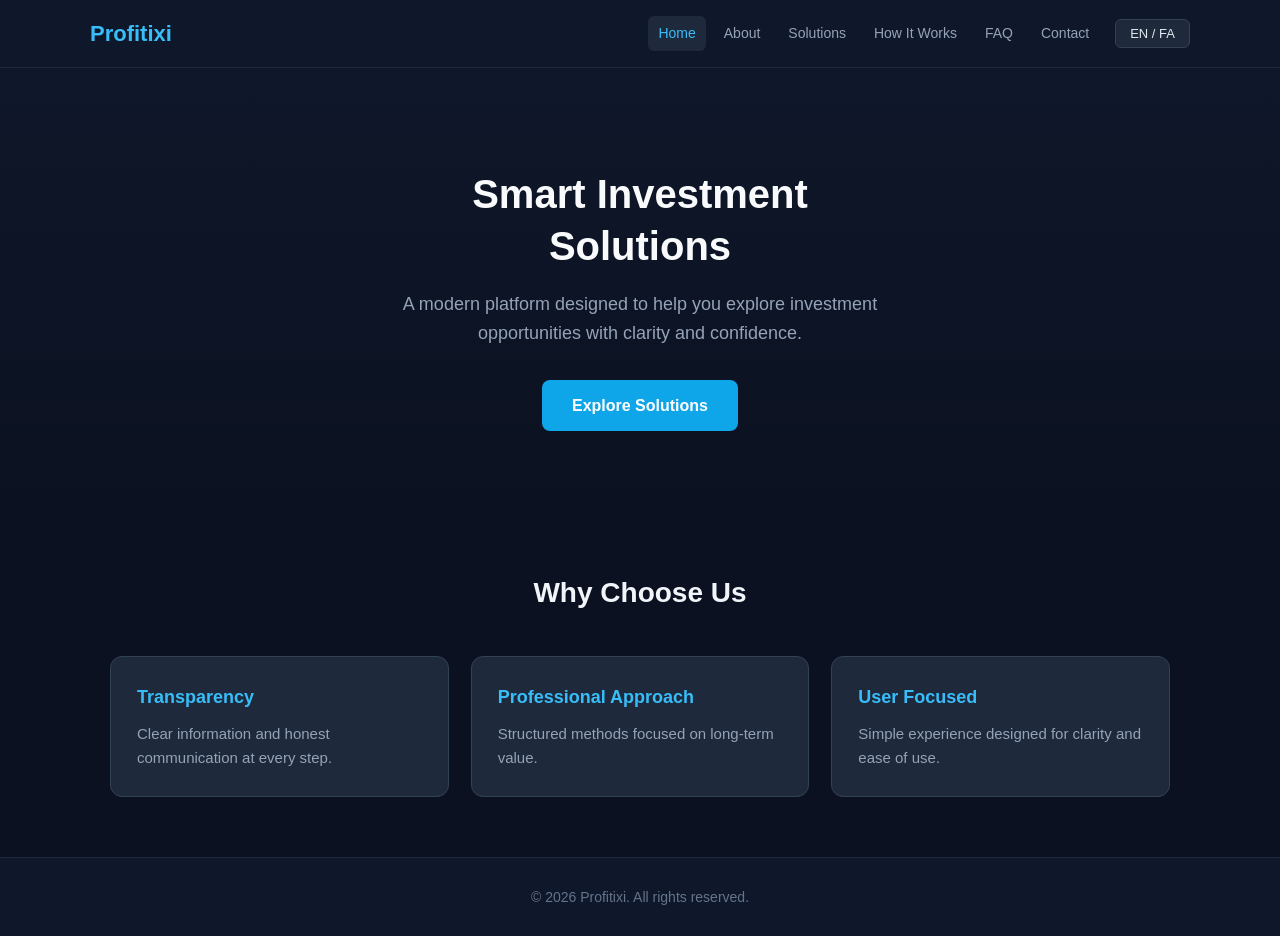
<file: index.html>
<!DOCTYPE html>
<html lang="en">
<head>
    <meta charset="UTF-8">
    <meta name="viewport" content="width=device-width, initial-scale=1.0">
    <title>Profitixi</title>
    <link rel="stylesheet" href="style.css">
</head>
<body>

<header>
    <div class="container header-inner">
        <a href="index.html" class="logo">Profitixi</a>
        <nav>
            <a href="index.html" class="active en">Home</a>
            <a href="about.html" class="en">About</a>
            <a href="solutions.html" class="en">Solutions</a>
            <a href="how-it-works.html" class="en">How It Works</a>
            <a href="faq.html" class="en">FAQ</a>
            <a href="contact.html" class="en">Contact</a>

            <a href="index.html" class="active fa">خانه</a>
            <a href="about.html" class="fa">درباره ما</a>
            <a href="solutions.html" class="fa">راهکارها</a>
            <a href="how-it-works.html" class="fa">چگونه کار می‌کند</a>
            <a href="faq.html" class="fa">سوالات متداول</a>
            <a href="contact.html" class="fa">تماس با ما</a>

            <button class="lang-btn" onclick="toggleLang()">EN / FA</button>
        </nav>
    </div>
</header>

<section class="hero">
    <div class="container">
        <h1 class="en">Smart Investment<br>Solutions</h1>
        <h1 class="fa">راهکارهای هوشمند<br>سرمایه‌گذاری</h1>

        <p class="en">A modern platform designed to help you explore investment opportunities with clarity and confidence.</p>
        <p class="fa">یک پلتفرم مدرن که به شما کمک می‌کند فرصت‌های سرمایه‌گذاری را با وضوح و اطمینان بررسی کنید.</p>

        <a href="solutions.html" class="btn en">Explore Solutions</a>
        <a href="solutions.html" class="btn fa">مشاهده راهکارها</a>
    </div>
</section>

<section>
    <div class="container">
        <h2 class="section-title en">Why Choose Us</h2>
        <h2 class="section-title fa">چرا ما را انتخاب کنید</h2>

        <div class="cards">
            <div class="card">
                <h3 class="en">Transparency</h3>
                <h3 class="fa">شفافیت</h3>
                <p class="en">Clear information and honest communication at every step.</p>
                <p class="fa">اطلاعات شفاف و ارتباط صادقانه در تمام مراحل.</p>
            </div>
            <div class="card">
                <h3 class="en">Professional Approach</h3>
                <h3 class="fa">رویکرد حرفه‌ای</h3>
                <p class="en">Structured methods focused on long-term value.</p>
                <p class="fa">روش‌های ساختاریافته با تمرکز بر ارزش بلندمدت.</p>
            </div>
            <div class="card">
                <h3 class="en">User Focused</h3>
                <h3 class="fa">تمرکز بر کاربر</h3>
                <p class="en">Simple experience designed for clarity and ease of use.</p>
                <p class="fa">تجربه‌ای ساده که برای وضوح و راحتی استفاده طراحی شده است.</p>
            </div>
        </div>
    </div>
</section>

<footer>
    <div class="container">
        <p class="en">© 2026 Profitixi. All rights reserved.</p>
        <p class="fa">© ۲۰۲۶ Profitixi. تمامی حقوق محفوظ است.</p>
    </div>
</footer>

<script>
    if (localStorage.getItem('lang') === 'fa') {
        document.body.classList.add('fa-mode');
    }

    function toggleLang() {
        document.body.classList.toggle('fa-mode');
        if (document.body.classList.contains('fa-mode')) {
            localStorage.setItem('lang', 'fa');
        } else {
            localStorage.setItem('lang', 'en');
        }
    }
</script>

</body>
</html>
</file>
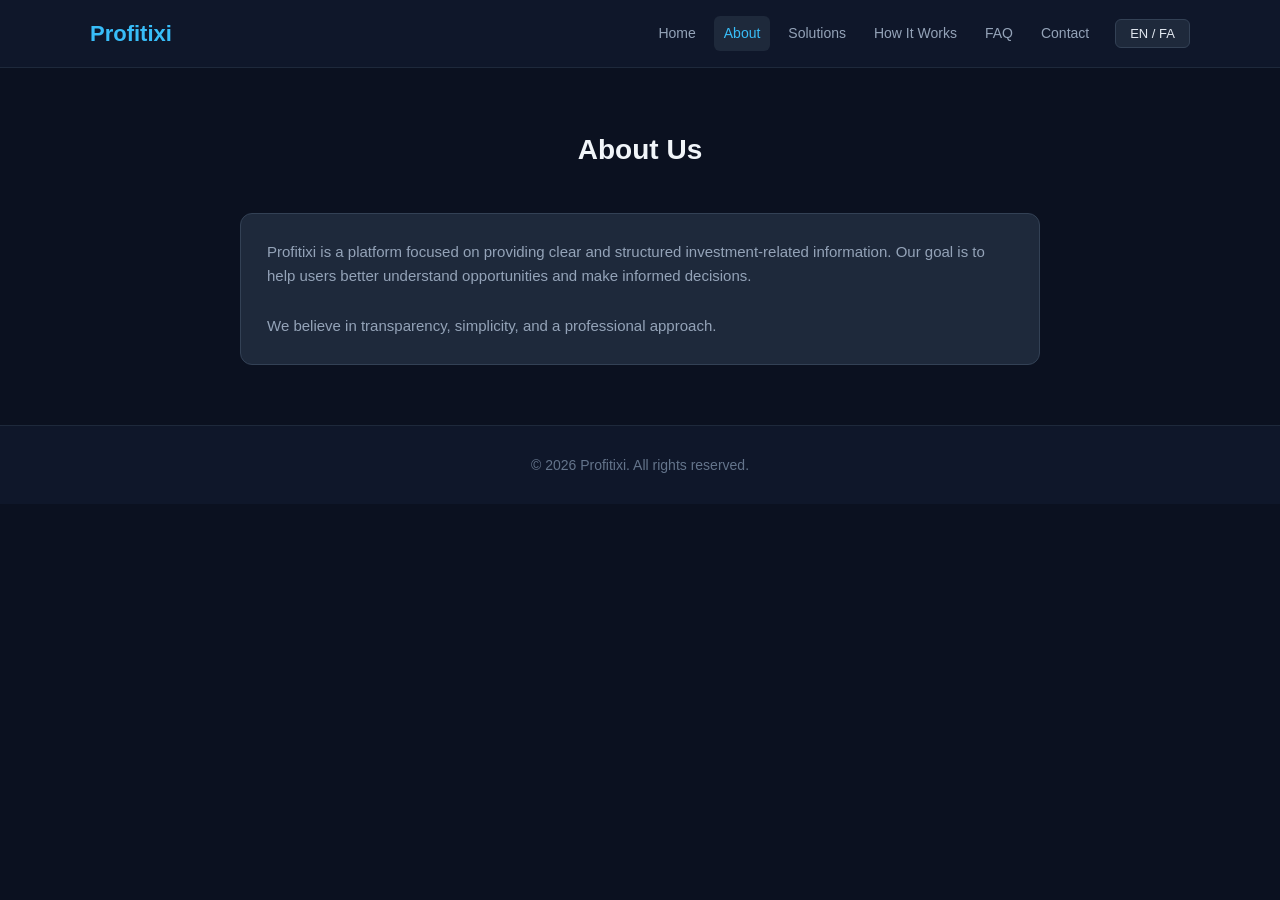
<file: about.html>
<!DOCTYPE html>
<html lang="en">
<head>
    <meta charset="UTF-8">
    <meta name="viewport" content="width=device-width, initial-scale=1.0">
    <title>About - Profitixi</title>
    <link rel="stylesheet" href="style.css">
</head>
<body>

<header>
    <div class="container header-inner">
        <a href="index.html" class="logo">Profitixi</a>
        <nav>
            <a href="index.html" class="en">Home</a>
            <a href="about.html" class="active en">About</a>
            <a href="solutions.html" class="en">Solutions</a>
            <a href="how-it-works.html" class="en">How It Works</a>
            <a href="faq.html" class="en">FAQ</a>
            <a href="contact.html" class="en">Contact</a>

            <a href="index.html" class="fa">خانه</a>
            <a href="about.html" class="active fa">درباره ما</a>
            <a href="solutions.html" class="fa">راهکارها</a>
            <a href="how-it-works.html" class="fa">چگونه کار می‌کند</a>
            <a href="faq.html" class="fa">سوالات متداول</a>
            <a href="contact.html" class="fa">تماس با ما</a>

            <button class="lang-btn" onclick="toggleLang()">EN / FA</button>
        </nav>
    </div>
</header>

<section>
    <div class="container">
        <h2 class="section-title en">About Us</h2>
        <h2 class="section-title fa">درباره ما</h2>

        <div class="card" style="max-width: 800px; margin: 0 auto;">
            <p class="en">
                Profitixi is a platform focused on providing clear and structured investment-related information. 
                Our goal is to help users better understand opportunities and make informed decisions.
            </p>
            <p class="fa">
                پروفیتیکسی یک پلتفرم است که بر ارائه اطلاعات شفاف و ساختاریافته در حوزه سرمایه‌گذاری تمرکز دارد. 
                هدف ما کمک به کاربران برای درک بهتر فرصت‌ها و اتخاذ تصمیم‌های آگاهانه است.
            </p>
            <br>
            <p class="en">
                We believe in transparency, simplicity, and a professional approach.
            </p>
            <p class="fa">
                ما به شفافیت، سادگی و رویکرد حرفه‌ای باور داریم.
            </p>
        </div>
    </div>
</section>

<footer>
    <div class="container">
        <p class="en">© 2026 Profitixi. All rights reserved.</p>
        <p class="fa">© ۲۰۲۶ Profitixi. تمامی حقوق محفوظ است.</p>
    </div>
</footer>

<script>
    if (localStorage.getItem('lang') === 'fa') {
        document.body.classList.add('fa-mode');
    }

    function toggleLang() {
        document.body.classList.toggle('fa-mode');
        if (document.body.classList.contains('fa-mode')) {
            localStorage.setItem('lang', 'fa');
        } else {
            localStorage.setItem('lang', 'en');
        }
    }
</script>

</body>
</html>
</file>
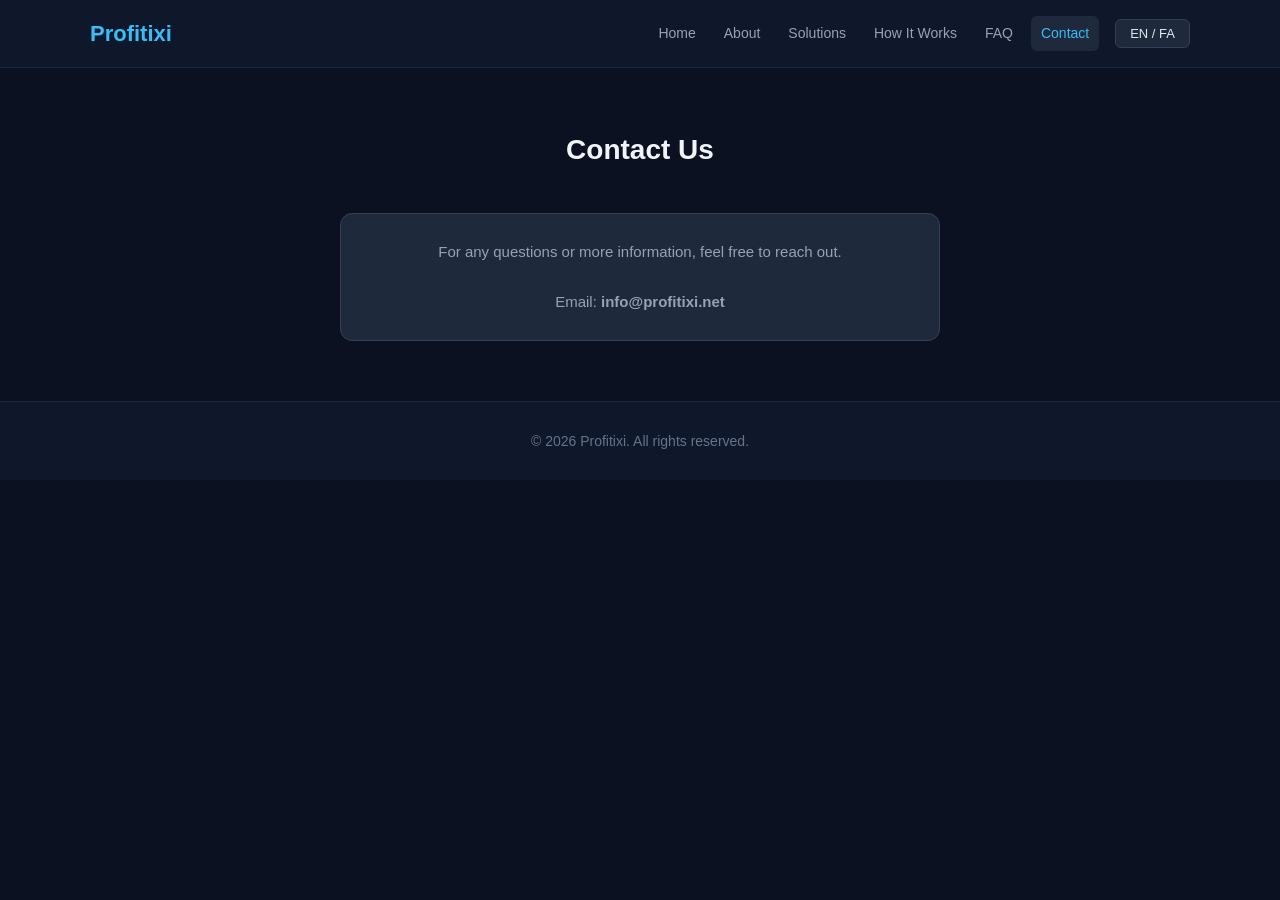
<file: contact.html>
<!DOCTYPE html>
<html lang="en">
<head>
    <meta charset="UTF-8">
    <meta name="viewport" content="width=device-width, initial-scale=1.0">
    <title>Contact - Profitixi</title>
    <link rel="stylesheet" href="style.css">
</head>
<body>

<header>
    <div class="container header-inner">
        <a href="index.html" class="logo">Profitixi</a>
        <nav>
            <a href="index.html" class="en">Home</a>
            <a href="about.html" class="en">About</a>
            <a href="solutions.html" class="en">Solutions</a>
            <a href="how-it-works.html" class="en">How It Works</a>
            <a href="faq.html" class="en">FAQ</a>
            <a href="contact.html" class="active en">Contact</a>

            <a href="index.html" class="fa">خانه</a>
            <a href="about.html" class="fa">درباره ما</a>
            <a href="solutions.html" class="fa">راهکارها</a>
            <a href="how-it-works.html" class="fa">چگونه کار می‌کند</a>
            <a href="faq.html" class="fa">سوالات متداول</a>
            <a href="contact.html" class="active fa">تماس با ما</a>

            <button class="lang-btn" onclick="toggleLang()">EN / FA</button>
        </nav>
    </div>
</header>

<section>
    <div class="container">
        <h2 class="section-title en">Contact Us</h2>
        <h2 class="section-title fa">تماس با ما</h2>

        <div class="card" style="max-width: 600px; margin: 0 auto; text-align: center;">
            <p class="en">
                For any questions or more information, feel free to reach out.
            </p>
            <p class="fa">
                برای هرگونه سوال یا اطلاعات بیشتر، با ما در ارتباط باشید.
            </p>
            <br>
            <p class="en">
                Email: <strong>info@profitixi.net</strong>
            </p>
            <p class="fa">
                ایمیل: <strong>info@profitixi.net</strong>
            </p>
        </div>
    </div>
</section>

<footer>
    <div class="container">
        <p class="en">© 2026 Profitixi. All rights reserved.</p>
        <p class="fa">© ۲۰۲۶ Profitixi. تمامی حقوق محفوظ است.</p>
    </div>
</footer>

<script>
    if (localStorage.getItem('lang') === 'fa') {
        document.body.classList.add('fa-mode');
    }

    function toggleLang() {
        document.body.classList.toggle('fa-mode');
        if (document.body.classList.contains('fa-mode')) {
            localStorage.setItem('lang', 'fa');
        } else {
            localStorage.setItem('lang', 'en');
        }
    }
</script>

</body>
</html>
</file>
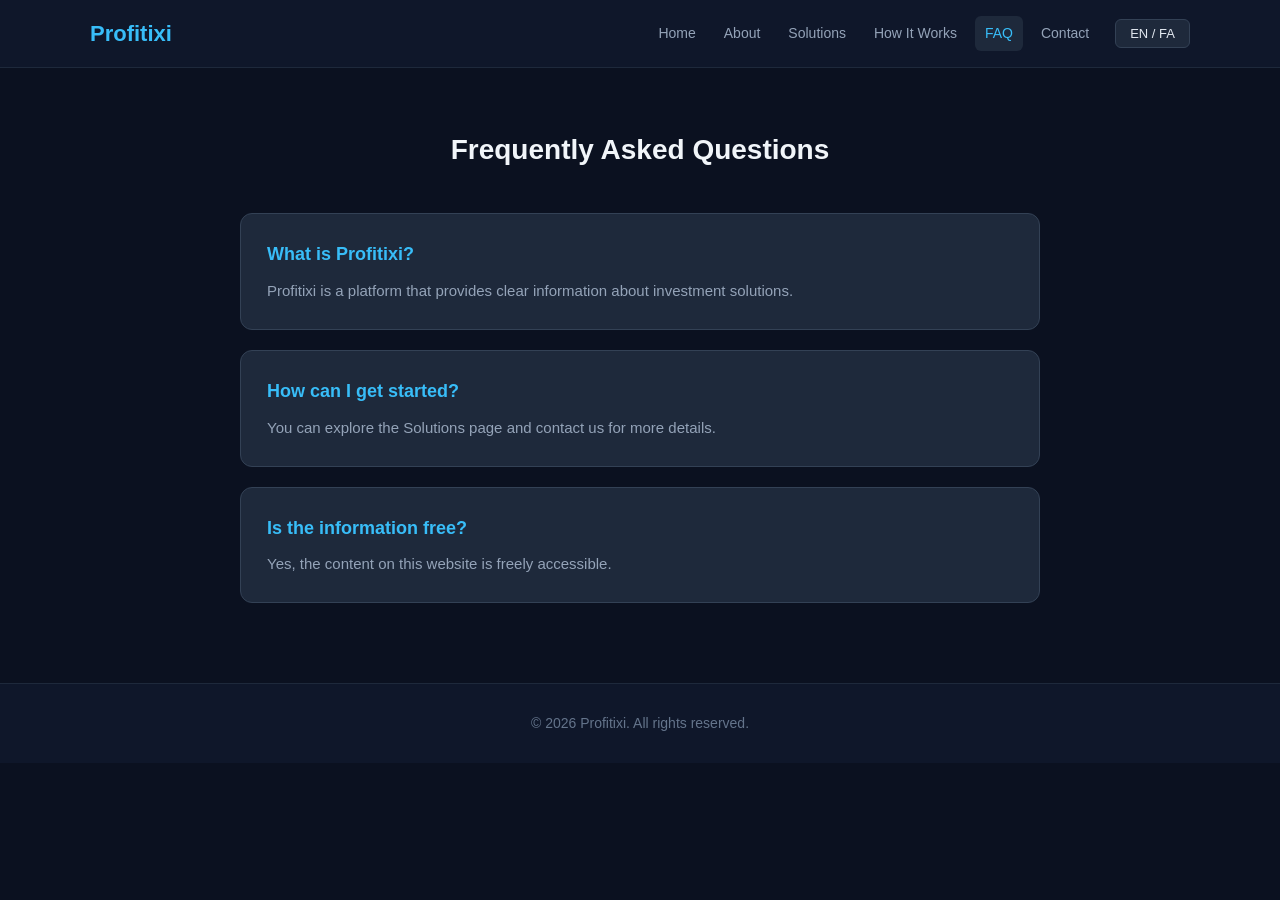
<file: faq.html>
<!DOCTYPE html>
<html lang="en">
<head>
    <meta charset="UTF-8">
    <meta name="viewport" content="width=device-width, initial-scale=1.0">
    <title>FAQ - Profitixi</title>
    <link rel="stylesheet" href="style.css">
</head>
<body>

<header>
    <div class="container header-inner">
        <a href="index.html" class="logo">Profitixi</a>
        <nav>
            <a href="index.html" class="en">Home</a>
            <a href="about.html" class="en">About</a>
            <a href="solutions.html" class="en">Solutions</a>
            <a href="how-it-works.html" class="en">How It Works</a>
            <a href="faq.html" class="active en">FAQ</a>
            <a href="contact.html" class="en">Contact</a>

            <a href="index.html" class="fa">خانه</a>
            <a href="about.html" class="fa">درباره ما</a>
            <a href="solutions.html" class="fa">راهکارها</a>
            <a href="how-it-works.html" class="fa">چگونه کار می‌کند</a>
            <a href="faq.html" class="active fa">سوالات متداول</a>
            <a href="contact.html" class="fa">تماس با ما</a>

            <button class="lang-btn" onclick="toggleLang()">EN / FA</button>
        </nav>
    </div>
</header>

<section>
    <div class="container">
        <h2 class="section-title en">Frequently Asked Questions</h2>
        <h2 class="section-title fa">سوالات متداول</h2>

        <div class="card" style="max-width: 800px; margin: 0 auto 20px;">
            <h3 class="en">What is Profitixi?</h3>
            <h3 class="fa">پروفیتیکسی چیست؟</h3>
            <p class="en">Profitixi is a platform that provides clear information about investment solutions.</p>
            <p class="fa">پروفیتیکسی یک پلتفرم است که اطلاعات شفاف در مورد راهکارهای سرمایه‌گذاری ارائه می‌دهد.</p>
        </div>

        <div class="card" style="max-width: 800px; margin: 0 auto 20px;">
            <h3 class="en">How can I get started?</h3>
            <h3 class="fa">چگونه می‌توانم شروع کنم؟</h3>
            <p class="en">You can explore the Solutions page and contact us for more details.</p>
            <p class="fa">می‌توانید صفحه راهکارها را بررسی کنید و برای جزئیات بیشتر با ما تماس بگیرید.</p>
        </div>

        <div class="card" style="max-width: 800px; margin: 0 auto 20px;">
            <h3 class="en">Is the information free?</h3>
            <h3 class="fa">آیا اطلاعات رایگان است؟</h3>
            <p class="en">Yes, the content on this website is freely accessible.</p>
            <p class="fa">بله، محتوای این وب‌سایت به‌صورت رایگان در دسترس است.</p>
        </div>
    </div>
</section>

<footer>
    <div class="container">
        <p class="en">© 2026 Profitixi. All rights reserved.</p>
        <p class="fa">© ۲۰۲۶ Profitixi. تمامی حقوق محفوظ است.</p>
    </div>
</footer>

<script>
    if (localStorage.getItem('lang') === 'fa') {
        document.body.classList.add('fa-mode');
    }

    function toggleLang() {
        document.body.classList.toggle('fa-mode');
        if (document.body.classList.contains('fa-mode')) {
            localStorage.setItem('lang', 'fa');
        } else {
            localStorage.setItem('lang', 'en');
        }
    }
</script>

</body>
</html>
</file>
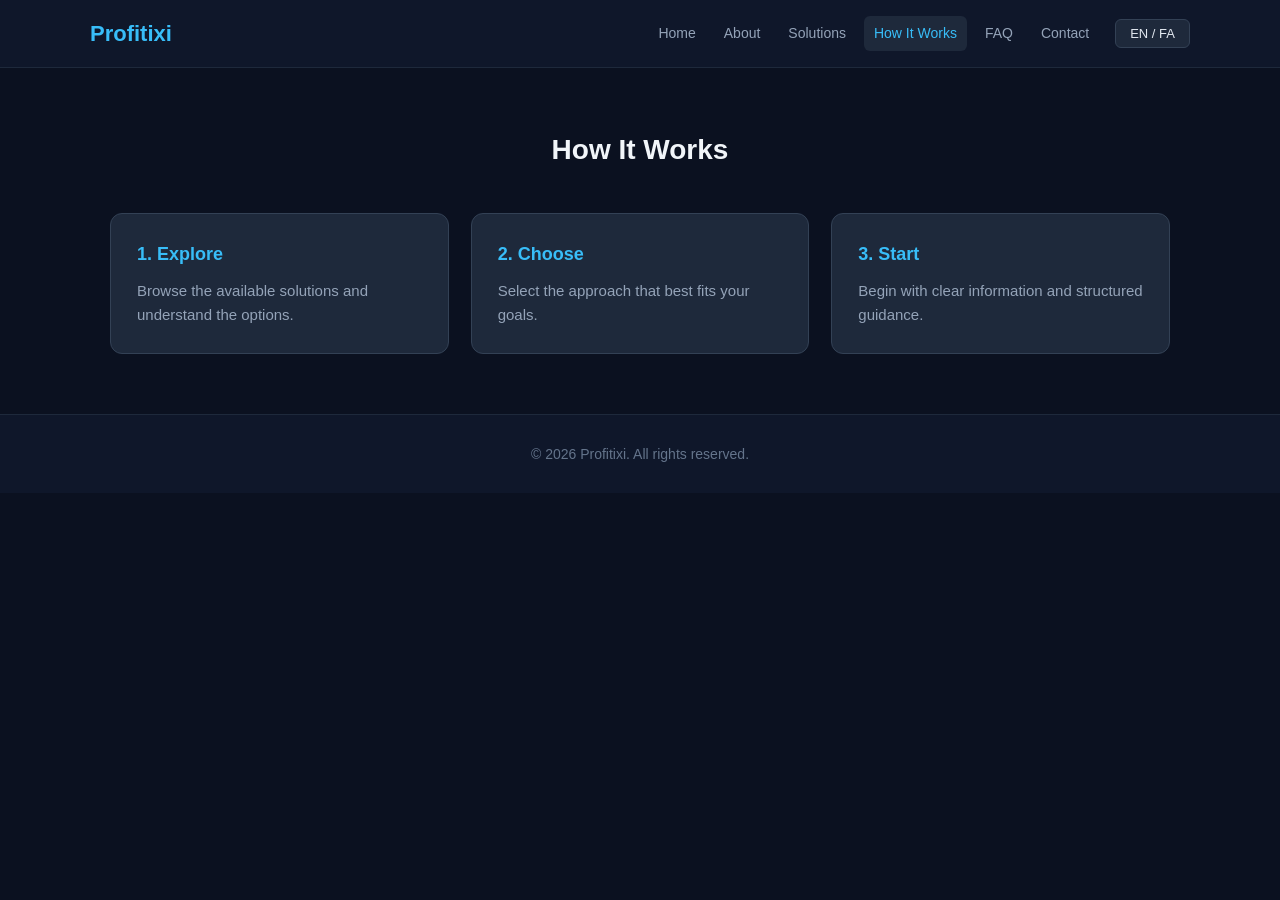
<file: how-it-works.html>
<!DOCTYPE html>
<html lang="en">
<head>
    <meta charset="UTF-8">
    <meta name="viewport" content="width=device-width, initial-scale=1.0">
    <title>How It Works - Profitixi</title>
    <link rel="stylesheet" href="style.css">
</head>
<body>

<header>
    <div class="container header-inner">
        <a href="index.html" class="logo">Profitixi</a>
        <nav>
            <a href="index.html" class="en">Home</a>
            <a href="about.html" class="en">About</a>
            <a href="solutions.html" class="en">Solutions</a>
            <a href="how-it-works.html" class="active en">How It Works</a>
            <a href="faq.html" class="en">FAQ</a>
            <a href="contact.html" class="en">Contact</a>

            <a href="index.html" class="fa">خانه</a>
            <a href="about.html" class="fa">درباره ما</a>
            <a href="solutions.html" class="fa">راهکارها</a>
            <a href="how-it-works.html" class="active fa">چگونه کار می‌کند</a>
            <a href="faq.html" class="fa">سوالات متداول</a>
            <a href="contact.html" class="fa">تماس با ما</a>

            <button class="lang-btn" onclick="toggleLang()">EN / FA</button>
        </nav>
    </div>
</header>

<section>
    <div class="container">
        <h2 class="section-title en">How It Works</h2>
        <h2 class="section-title fa">چگونه کار می‌کند</h2>

        <div class="cards">
            <div class="card">
                <h3 class="en">1. Explore</h3>
                <h3 class="fa">۱. بررسی کنید</h3>
                <p class="en">Browse the available solutions and understand the options.</p>
                <p class="fa">راهکارهای موجود را بررسی کنید و گزینه‌ها را درک کنید.</p>
            </div>

            <div class="card">
                <h3 class="en">2. Choose</h3>
                <h3 class="fa">۲. انتخاب کنید</h3>
                <p class="en">Select the approach that best fits your goals.</p>
                <p class="fa">رویکردی را انتخاب کنید که با اهداف شما بیشترین تناسب را دارد.</p>
            </div>

            <div class="card">
                <h3 class="en">3. Start</h3>
                <h3 class="fa">۳. شروع کنید</h3>
                <p class="en">Begin with clear information and structured guidance.</p>
                <p class="fa">با اطلاعات شفاف و راهنمایی ساختاریافته شروع کنید.</p>
            </div>
        </div>
    </div>
</section>

<footer>
    <div class="container">
        <p class="en">© 2026 Profitixi. All rights reserved.</p>
        <p class="fa">© ۲۰۲۶ Profitixi. تمامی حقوق محفوظ است.</p>
    </div>
</footer>

<script>
    if (localStorage.getItem('lang') === 'fa') {
        document.body.classList.add('fa-mode');
    }

    function toggleLang() {
        document.body.classList.toggle('fa-mode');
        if (document.body.classList.contains('fa-mode')) {
            localStorage.setItem('lang', 'fa');
        } else {
            localStorage.setItem('lang', 'en');
        }
    }
</script>

</body>
</html>
</file>
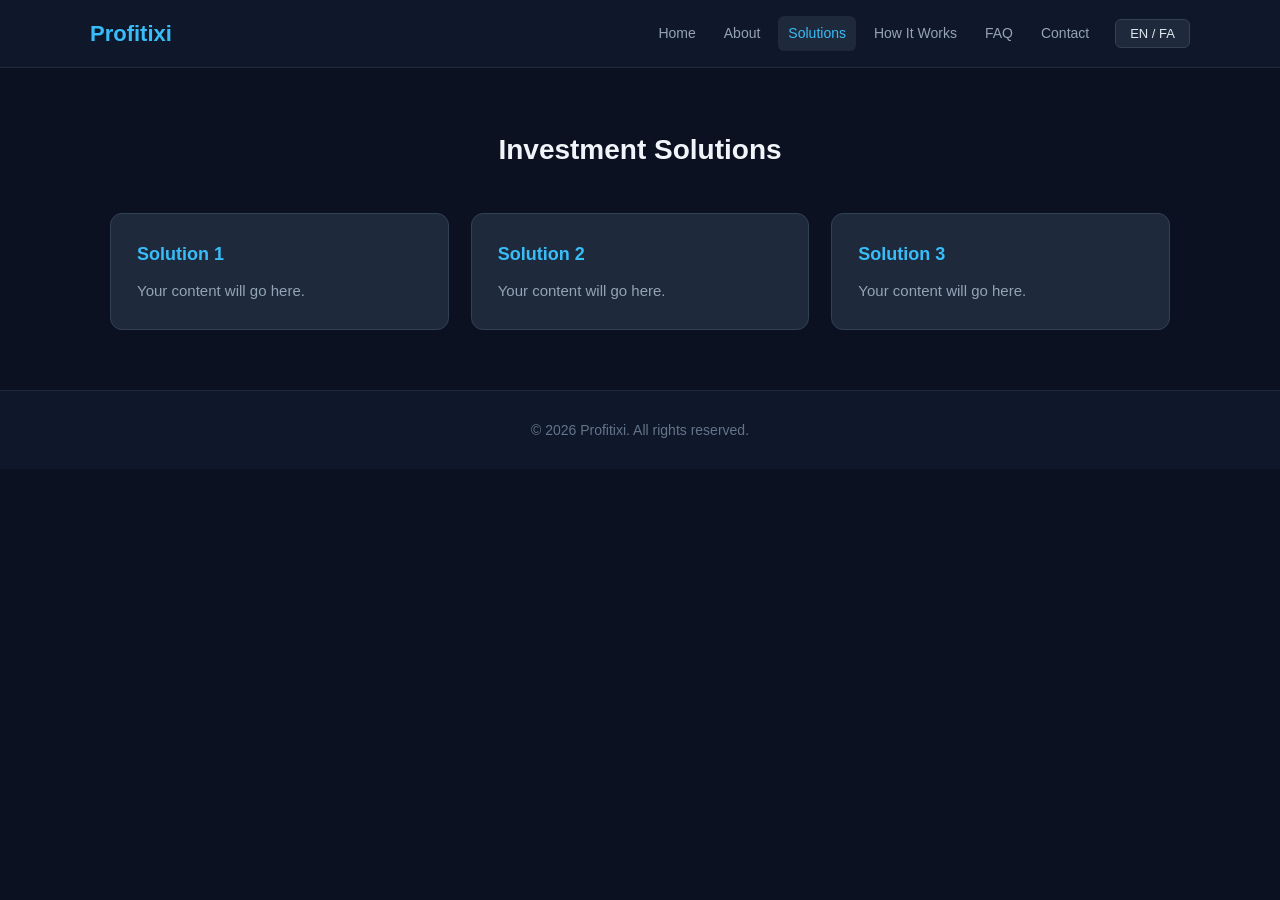
<file: solutions.html>
<!DOCTYPE html>
<html lang="en">
<head>
    <meta charset="UTF-8">
    <meta name="viewport" content="width=device-width, initial-scale=1.0">
    <title>Solutions - Profitixi</title>
    <link rel="stylesheet" href="style.css">
</head>
<body>

<header>
    <div class="container header-inner">
        <a href="index.html" class="logo">Profitixi</a>
        <nav>
            <a href="index.html" class="en">Home</a>
            <a href="about.html" class="en">About</a>
            <a href="solutions.html" class="active en">Solutions</a>
            <a href="how-it-works.html" class="en">How It Works</a>
            <a href="faq.html" class="en">FAQ</a>
            <a href="contact.html" class="en">Contact</a>

            <a href="index.html" class="fa">خانه</a>
            <a href="about.html" class="fa">درباره ما</a>
            <a href="solutions.html" class="active fa">راهکارها</a>
            <a href="how-it-works.html" class="fa">چگونه کار می‌کند</a>
            <a href="faq.html" class="fa">سوالات متداول</a>
            <a href="contact.html" class="fa">تماس با ما</a>

            <button class="lang-btn" onclick="toggleLang()">EN / FA</button>
        </nav>
    </div>
</header>

<section>
    <div class="container">
        <h2 class="section-title en">Investment Solutions</h2>
        <h2 class="section-title fa">راهکارهای سرمایه‌گذاری</h2>

        <div class="cards">
            <div class="card">
                <h3 class="en">Solution 1</h3>
                <h3 class="fa">راهکار ۱</h3>
                <p class="en">Your content will go here.</p>
                <p class="fa">محتوای شما اینجا قرار می‌گیرد.</p>
            </div>

            <div class="card">
                <h3 class="en">Solution 2</h3>
                <h3 class="fa">راهکار ۲</h3>
                <p class="en">Your content will go here.</p>
                <p class="fa">محتوای شما اینجا قرار می‌گیرد.</p>
            </div>

            <div class="card">
                <h3 class="en">Solution 3</h3>
                <h3 class="fa">راهکار ۳</h3>
                <p class="en">Your content will go here.</p>
                <p class="fa">محتوای شما اینجا قرار می‌گیرد.</p>
            </div>
        </div>
    </div>
</section>

<footer>
    <div class="container">
        <p class="en">© 2026 Profitixi. All rights reserved.</p>
        <p class="fa">© ۲۰۲۶ Profitixi. تمامی حقوق محفوظ است.</p>
    </div>
</footer>

<script>
    if (localStorage.getItem('lang') === 'fa') {
        document.body.classList.add('fa-mode');
    }

    function toggleLang() {
        document.body.classList.toggle('fa-mode');
        if (document.body.classList.contains('fa-mode')) {
            localStorage.setItem('lang', 'fa');
        } else {
            localStorage.setItem('lang', 'en');
        }
    }
</script>

</body>
</html>
</file>
<file: style.css>
* {
    margin: 0;
    padding: 0;
    box-sizing: border-box;
}

body {
    font-family: 'Segoe UI', Tahoma, Arial, sans-serif;
    background-color: #0b1120;
    color: #e2e8f0;
    line-height: 1.6;
}

.container {
    max-width: 1100px;
    margin: 0 auto;
    padding: 0 20px;
}

/* Header */
header {
    background-color: #0f172a;
    border-bottom: 1px solid #1e293b;
    position: sticky;
    top: 0;
    z-index: 100;
}

.header-inner {
    display: flex;
    justify-content: space-between;
    align-items: center;
    padding: 16px 0;
    flex-wrap: wrap;
}

.logo {
    font-size: 22px;
    font-weight: 700;
    color: #38bdf8;
    text-decoration: none;
}

nav {
    display: flex;
    align-items: center;
    flex-wrap: wrap;
    gap: 8px;
}

nav a {
    color: #94a3b8;
    text-decoration: none;
    font-size: 14px;
    padding: 6px 10px;
    border-radius: 6px;
    transition: all 0.2s;
}

nav a:hover,
nav a.active {
    color: #38bdf8;
    background: #1e293b;
}

.lang-btn {
    background: #1e293b;
    border: 1px solid #334155;
    color: #e2e8f0;
    padding: 6px 14px;
    border-radius: 6px;
    cursor: pointer;
    font-size: 13px;
    margin-left: 8px;
}

/* Hero */
.hero {
    padding: 100px 0 80px;
    text-align: center;
    background: linear-gradient(180deg, #0f172a 0%, #0b1120 100%);
}

.hero h1 {
    font-size: 40px;
    margin-bottom: 18px;
    color: #f8fafc;
    line-height: 1.3;
}

.hero p {
    font-size: 18px;
    color: #94a3b8;
    max-width: 580px;
    margin: 0 auto 32px;
}

.btn {
    display: inline-block;
    background: #0ea5e9;
    color: white;
    padding: 13px 30px;
    border-radius: 8px;
    text-decoration: none;
    font-weight: 600;
    transition: background 0.2s;
}

.btn:hover {
    background: #0284c7;
}

/* Sections */
section {
    padding: 60px 0;
}

.section-title {
    text-align: center;
    font-size: 28px;
    margin-bottom: 40px;
    color: #f1f5f9;
}

/* Cards */
.cards {
    display: grid;
    grid-template-columns: repeat(auto-fit, minmax(260px, 1fr));
    gap: 22px;
}

.card {
    background: #1e293b;
    border: 1px solid #334155;
    border-radius: 12px;
    padding: 26px;
    transition: transform 0.2s;
}

.card:hover {
    transform: translateY(-3px);
}

.card h3 {
    color: #38bdf8;
    margin-bottom: 10px;
    font-size: 18px;
}

.card p {
    color: #94a3b8;
    font-size: 15px;
}

/* Footer */
footer {
    background: #0f172a;
    border-top: 1px solid #1e293b;
    text-align: center;
    padding: 28px 0;
    color: #64748b;
    font-size: 14px;
}

/* Language */
.fa { display: none; }
body.fa-mode .en { display: none; }
body.fa-mode .fa { display: block; }
body.fa-mode .fa-inline { display: inline; }

/* RTL fixes */
body.fa-mode {
    direction: rtl;
}

body.fa-mode .header-inner {
    flex-direction: row-reverse;
}

body.fa-mode nav {
    flex-direction: row-reverse;
}

body.fa-mode .lang-btn {
    margin-left: 0;
    margin-right: 8px;
}

/* Mobile */
@media (max-width: 768px) {
    .header-inner {
        flex-direction: column;
        gap: 12px;
    }

    nav {
        justify-content: center;
        width: 100%;
    }

    nav a {
        font-size: 13px;
        padding: 5px 8px;
    }

    .hero {
        padding: 60px 0 50px;
    }

    .hero h1 {
        font-size: 28px;
    }

    .hero p {
        font-size: 16px;
    }

    body.fa-mode .header-inner {
        flex-direction: column;
    }
}
</file>
